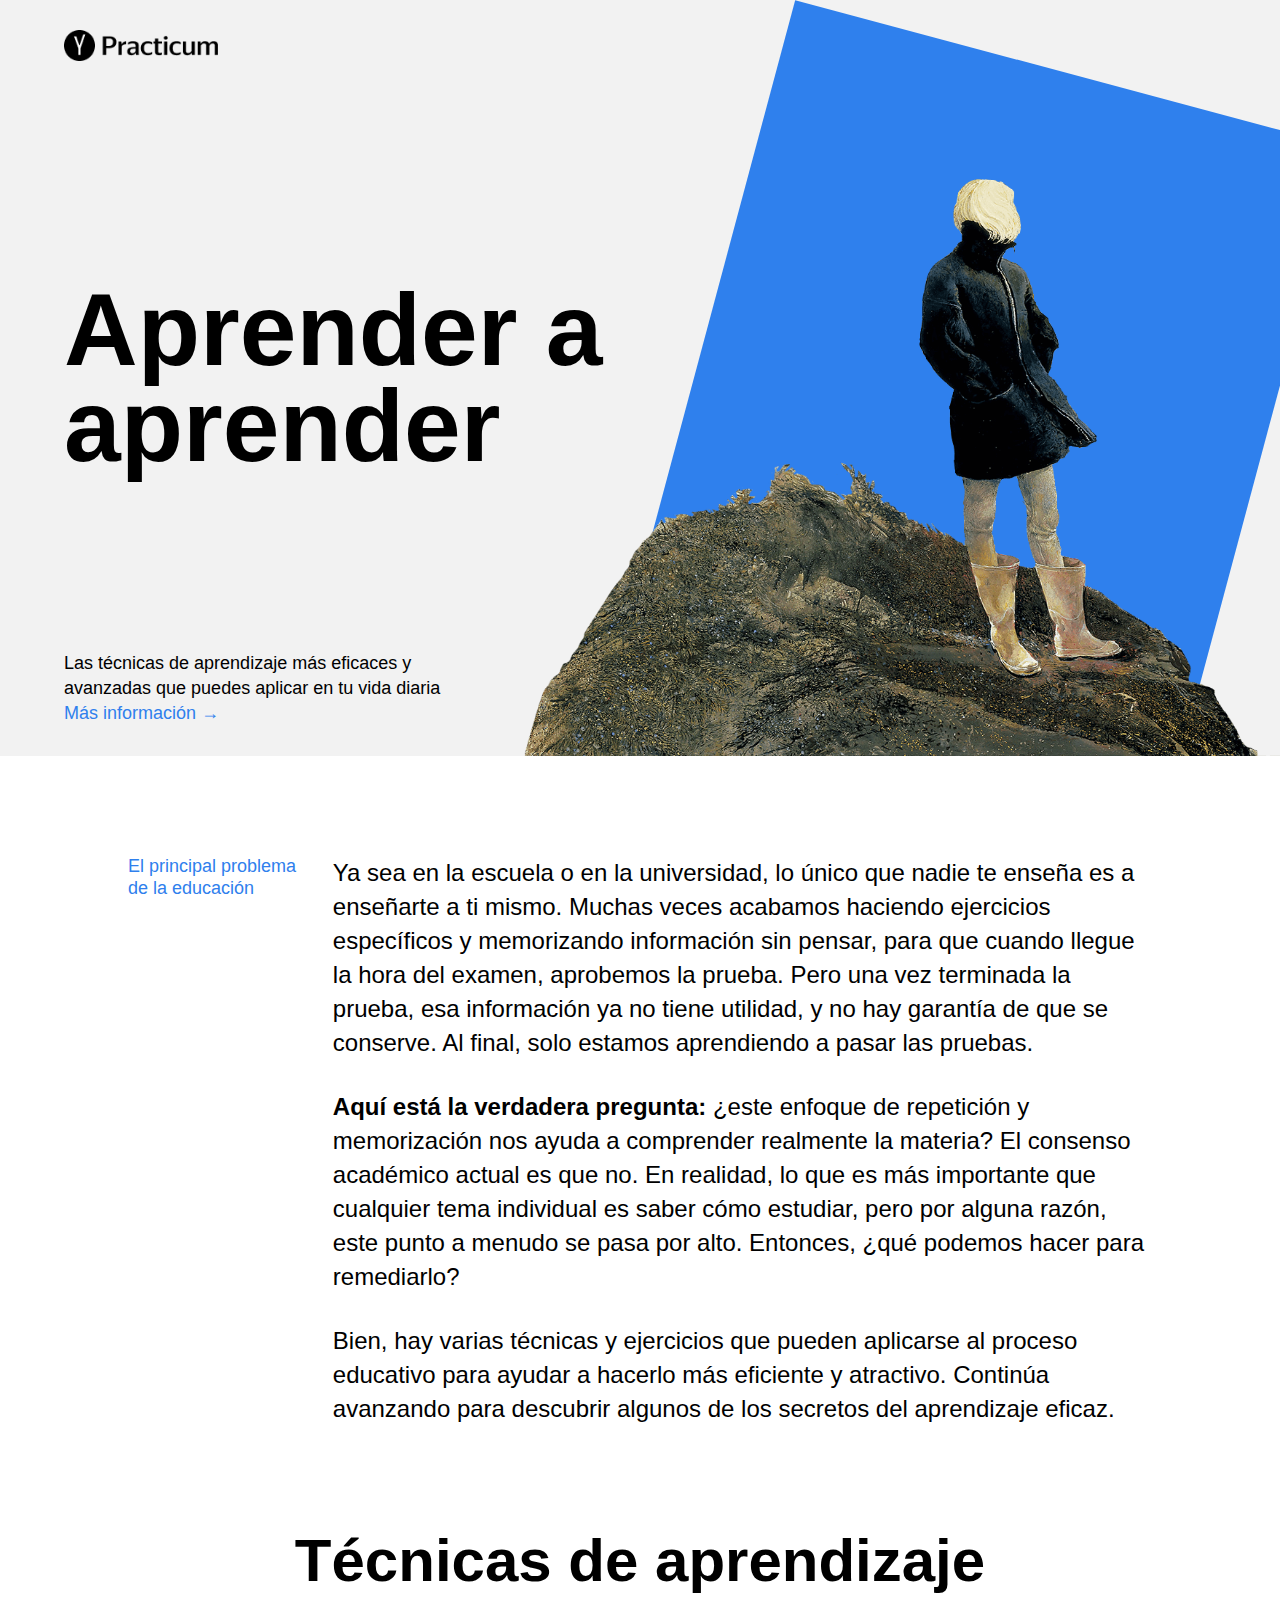
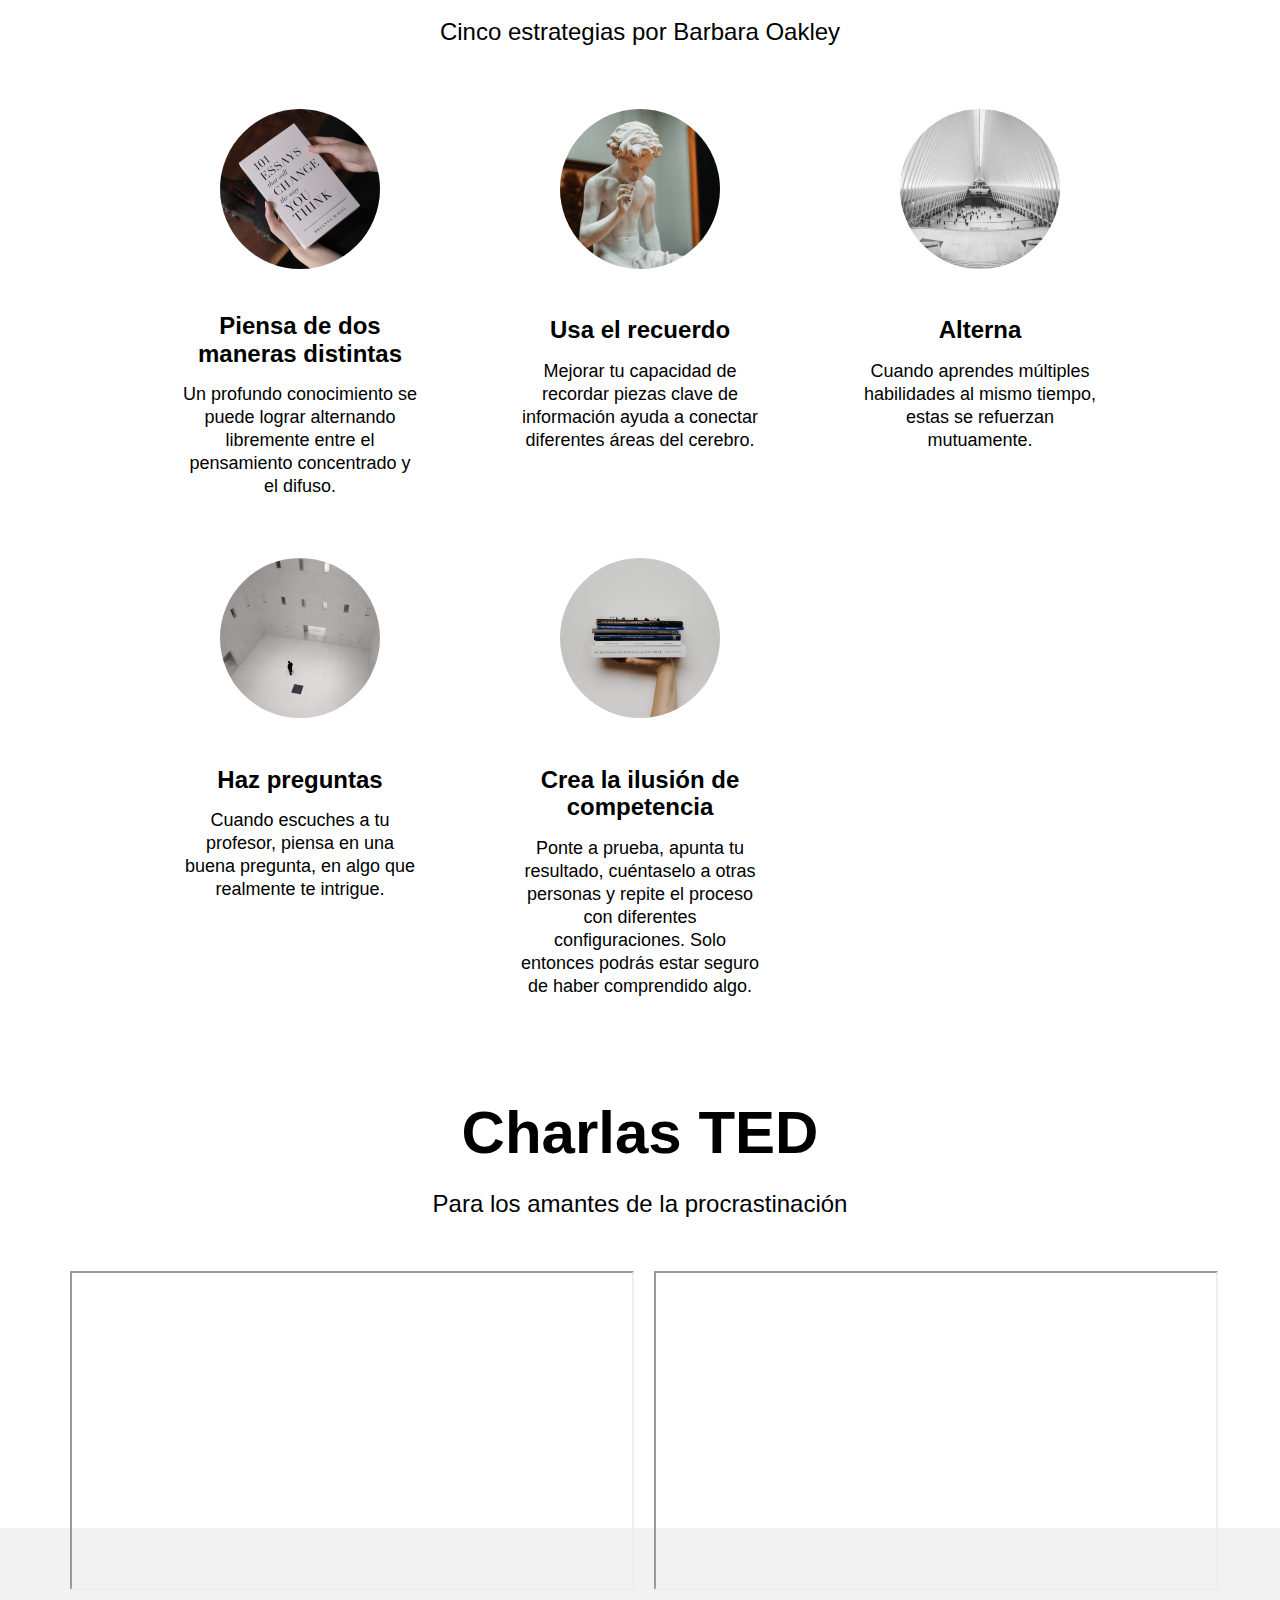
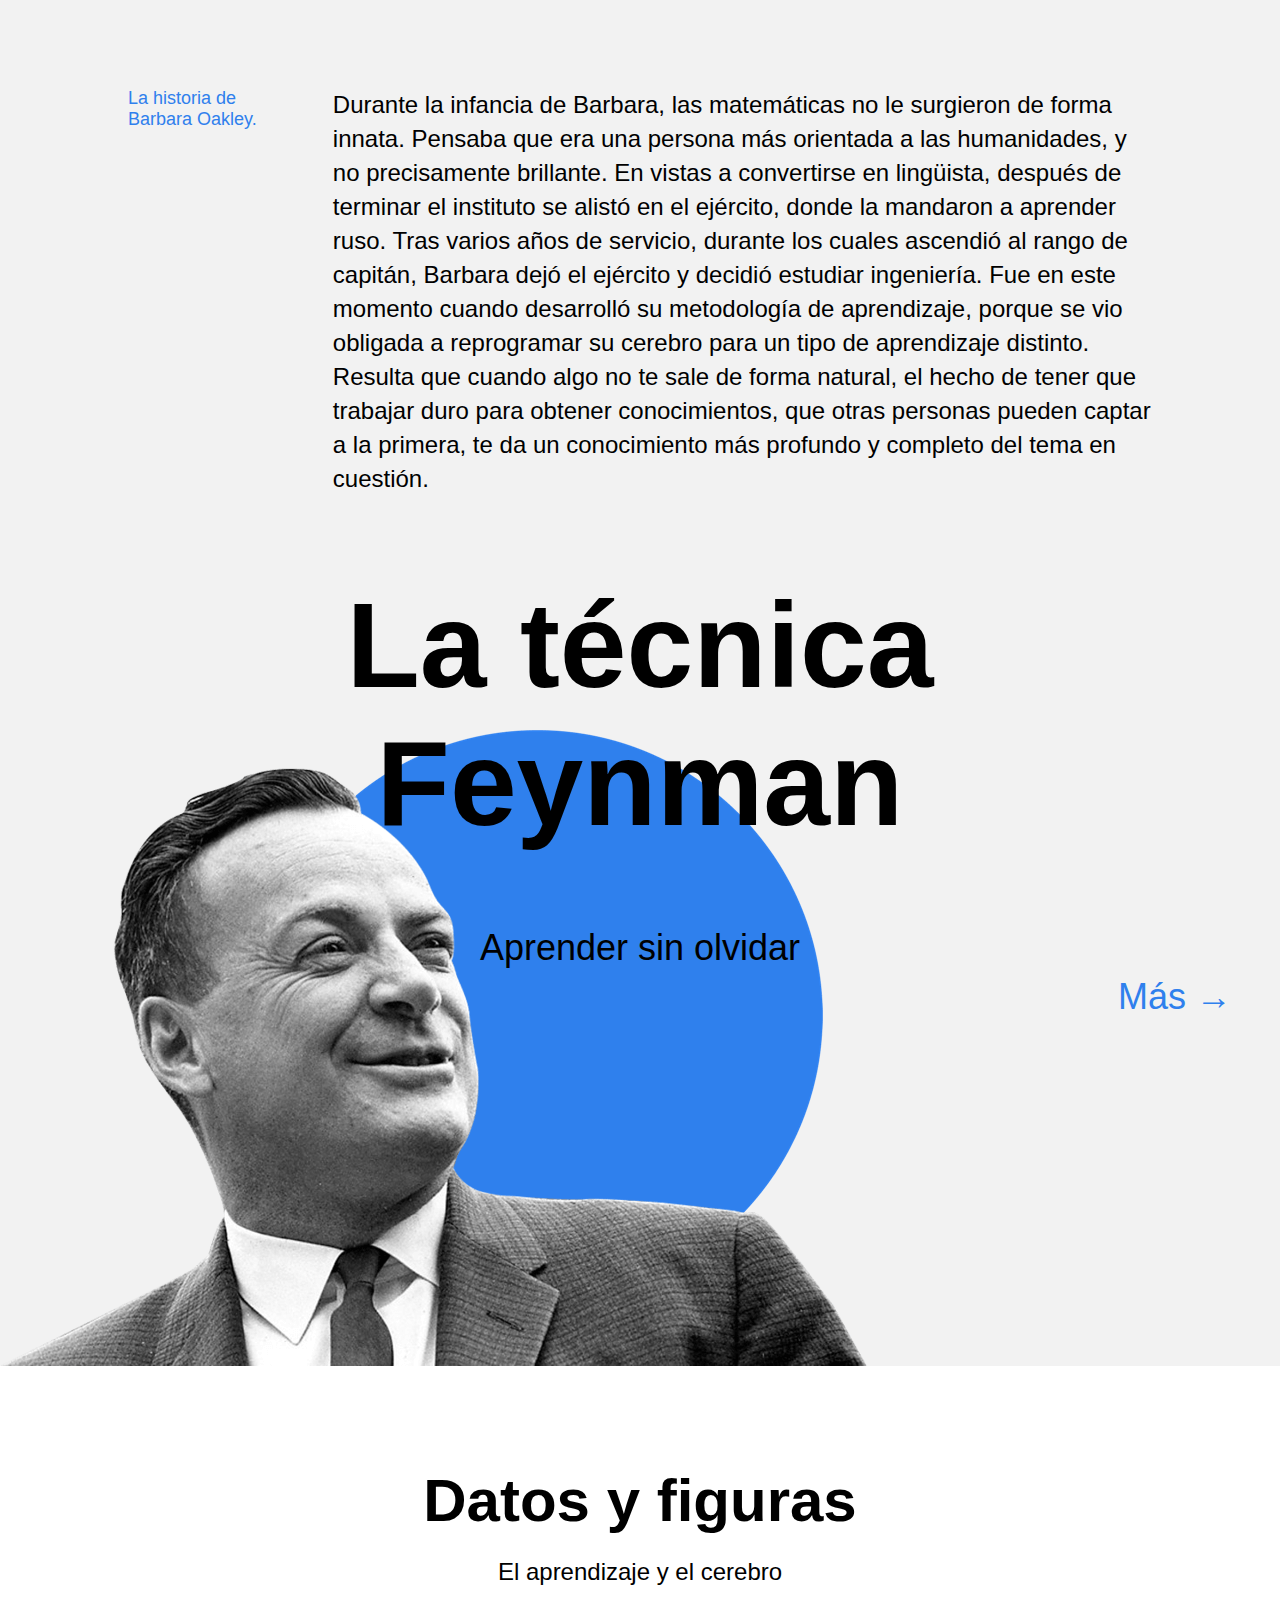
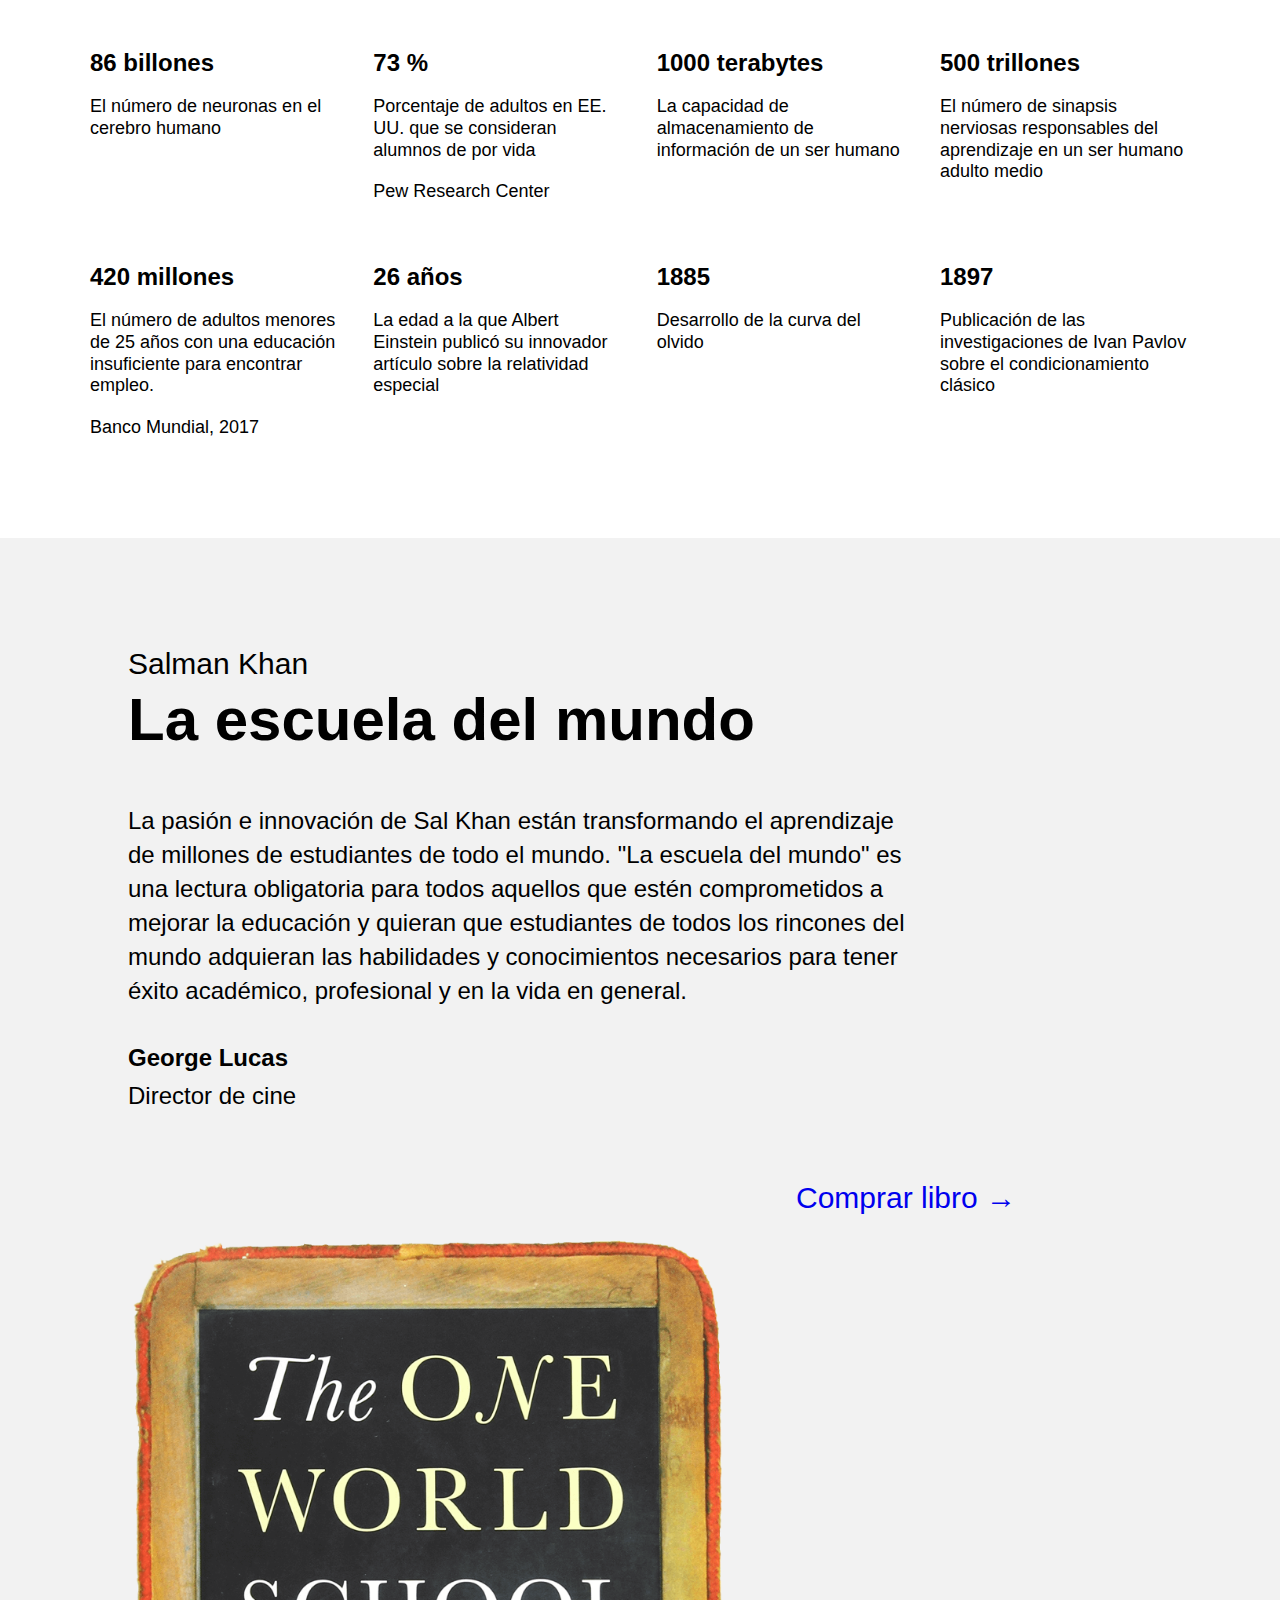
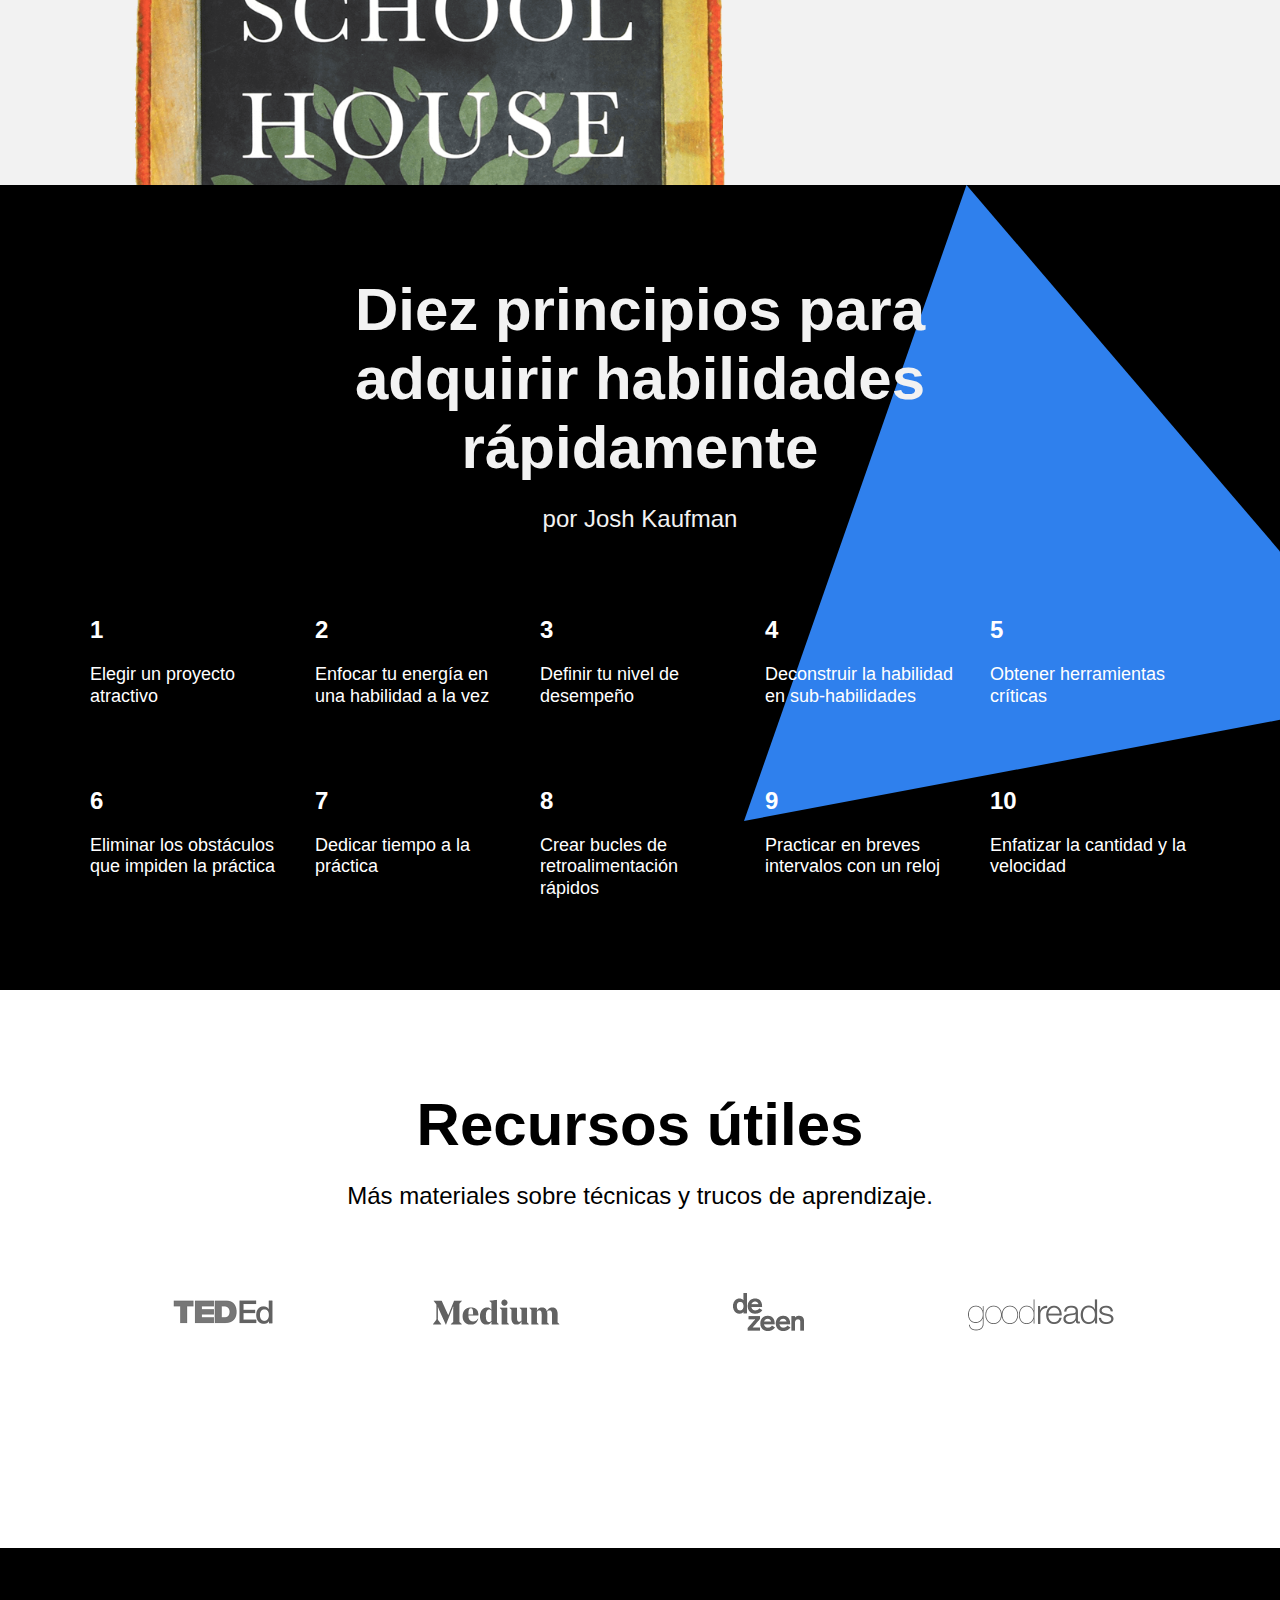
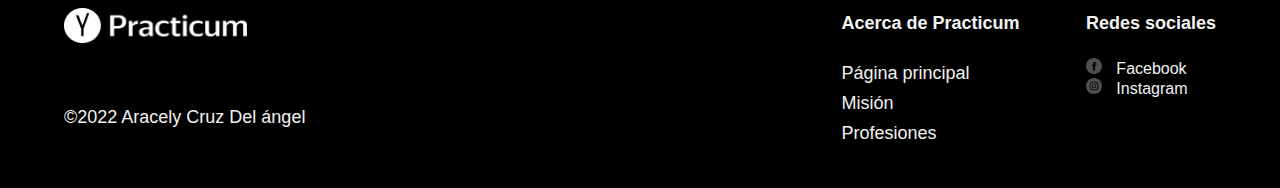
<file: index.html>
<!DOCTYPE html>
<html lang="es">
  <head>
    <meta charset="UTF-8" />
    <meta name="viewport" content="width=device-width, initial-scale=1.0" />
    <title>Aprender a aprender</title>
    <link rel="stylesheet" href="./pages/index.css" />
  </head>
  <body>
    <div class="page">
      <header class="header">
        <img
          src="./images/logo_place_header-min.png"
          alt="Logo de practicum"
          class="logo logo_place_header"
        />
        <h1 class="header__title">Aprender a aprender</h1>
        <h2 class="header__subtitle">
          Las técnicas de aprendizaje más eficaces y avanzadas que puedes
          aplicar en tu vida diaria
          <a href="#" class="links-opacity header__link"> Más información →</a>
        </h2>
        <img
          src="./images/header-image-min.png"
          alt="El ponderador épico se paró en la cima de
         una montaña a deliberar sobre los puntos más delicados del sistema educativo
          moderno, mientras también se preguntaba de dónde vino ese cuadrado azul"
          class="header__main-illustration"
        />
        <div class="header__square"></div>
      </header>

      <main class="content">
        <section class="description">
          <div class="two-columns">
            <h2 class="two-columns__brief">
              El principal problema de la educación
            </h2>

            <div class="two-columns__main-text">
              <p class="two-columns__paragraph">
                Ya sea en la escuela o en la universidad, lo único que nadie te
                enseña es a enseñarte a ti mismo. Muchas veces acabamos haciendo
                ejercicios específicos y memorizando información sin pensar,
                para que cuando llegue la hora del examen, aprobemos la prueba.
                Pero una vez terminada la prueba, esa información ya no tiene
                utilidad, y no hay garantía de que se conserve. Al final, solo
                estamos aprendiendo a pasar las pruebas.
              </p>
              <p class="two-columns__paragraph">
                <span class="two-columns__span-accent"
                  >Aquí está la verdadera pregunta:</span
                >
                ¿este enfoque de repetición y memorización nos ayuda a
                comprender realmente la materia? El consenso académico actual es
                que no. En realidad, lo que es más importante que cualquier tema
                individual es saber cómo estudiar, pero por alguna razón, este
                punto a menudo se pasa por alto. Entonces, ¿qué podemos hacer
                para remediarlo?
              </p>
              <p class="two-columns__paragraph">
                Bien, hay varias técnicas y ejercicios que pueden aplicarse al
                proceso educativo para ayudar a hacerlo más eficiente y
                atractivo. Continúa avanzando para descubrir algunos de los
                secretos del aprendizaje eficaz.
              </p>
            </div>
          </div>
        </section>
        <section class="techniques">
          <h2 class="section-title">Técnicas de aprendizaje</h2>
          <h3 class="section-subtitle">Cinco estrategias por Barbara Oakley</h3>
          <div class="cards">
            <div class="cards__item">
              <img
                src="./images/cards-attention.png"
                alt="Libro 101 ensayos para cambiar la manera en la que piensas"
                class="cards cards__image"
              />
              <h4 class="cards__title">Piensa de dos maneras distintas</h4>
              <p class="cards__description">
                Un profundo conocimiento se puede lograr alternando libremente
                entre el pensamiento concentrado y el difuso.
              </p>
            </div>
            <div class="cards__item">
              <img
                src="./images/cards-recall.png"
                alt="Estatua de marmol rememorando"
                class="cards__image"
              />
              <h4 class="cards__title">Usa el recuerdo</h4>
              <p class="cards__description">
                Mejorar tu capacidad de recordar piezas clave de información
                ayuda a conectar diferentes áreas del cerebro.
              </p>
            </div>
            <div class="cards__item">
              <img
                src="./images/cards-interleaving.png"
                alt="Vista panorámica de una terminal"
                class="cards__image"
              />
              <h4 class="cards__title">Alterna</h4>
              <p class="cards__description">
                Cuando aprendes múltiples habilidades al mismo tiempo, estas se
                refuerzan mutuamente.
              </p>
            </div>
            <div class="cards__item">
              <img
                src="./images/cards-question.png"
                alt="Hombre con cuestinamientos en habitación blanca "
                class="cards__image"
              />
              <h4 class="cards__title">Haz preguntas</h4>
              <p class="cards__description">
                Cuando escuches a tu profesor, piensa en una buena pregunta, en
                algo que realmente te intrigue.
              </p>
            </div>
            <div class="cards__item">
              <img
                src="./images/cards-competence.png"
                alt="Competencia"
                class="cards__image"
              />
              <h4 class="cards__title">Crea la ilusión de competencia</h4>
              <p class="cards__description">
                Ponte a prueba, apunta tu resultado, cuéntaselo a otras personas
                y repite el proceso con diferentes configuraciones. Solo
                entonces podrás estar seguro de haber comprendido algo.
              </p>
            </div>
          </div>
        </section>
        <section class="video">
          <h2 class="section-title">Charlas TED</h2>
          <h3 class="section-subtitle">
            Para los amantes de la procrastinación
          </h3>
          <div class="video__iframes">
            <div class="video__iframe">
              <iframe
                width="560"
                height="315"
                src="https://www.youtube.com/embed/5MgBikgcWnY"
                title="YouTube video player"
                allow="accelerometer; autoplay; clipboard-write; encrypted-media; gyroscope; picture-in-picture"
                allowfullscreen
              ></iframe>
            </div>
            <div class="video__iframe">
              <iframe
                width="560"
                height="315"
                src="https://www.youtube.com/embed/arj7oStGLkU?start=5"
                title="YouTube video player"
                allow="accelerometer; autoplay; clipboard-write; encrypted-media; gyroscope; picture-in-picture"
                allowfullscreen
              ></iframe>
            </div>
          </div>
        </section>

        <section class="oakley">
          <div class="two-columns">
            <h2 class="two-columns__brief">La historia de Barbara Oakley.</h2>
            <div class="two-columns__main-text">
              <p class="two-columns__paragraph">
                Durante la infancia de Barbara, las matemáticas no le surgieron
                de forma innata. Pensaba que era una persona más orientada a las
                humanidades, y no precisamente brillante. En vistas a
                convertirse en lingüista, después de terminar el instituto se
                alistó en el ejército, donde la mandaron a aprender ruso. Tras
                varios años de servicio, durante los cuales ascendió al rango de
                capitán, Barbara dejó el ejército y decidió estudiar ingeniería.
                Fue en este momento cuando desarrolló su metodología de
                aprendizaje, porque se vio obligada a reprogramar su cerebro
                para un tipo de aprendizaje distinto. Resulta que cuando algo no
                te sale de forma natural, el hecho de tener que trabajar duro
                para obtener conocimientos, que otras personas pueden captar a
                la primera, te da un conocimiento más profundo y completo del
                tema en cuestión.
              </p>
            </div>
          </div>
        </section>

        <section class="feynman">
          <h2 class="feynman__title">La técnica Feynman</h2>
          <h3 class="feynman__subtitle">Aprender sin olvidar</h3>
          <a href="#" class="links-opacity feynman__link"> Más → </a>
          <img
            src="./images/feynman-min.png"
            alt="Una imagen de Richard Feynman,físico cuántico de fama mundial.La Técnica Feynman se deriva de sus métodos de estudio cuando era un estudiante en Princenton"
            class="feynman__image"
          />
        </section>

        <section class="digits">
          <h2 class="section-title">Datos y figuras</h2>
          <h3 class="section-subtitle">El aprendizaje y el cerebro</h3>
          <ul class="table">
            <li class="table__cell">
              <h4 class="table__heading">86 billones</h4>
              <p class="table__text">
                El número de neuronas en el cerebro humano
              </p>
            </li>
            <li class="table__cell">
              <h4 class="table__heading">73 %</h4>
              <p class="table__text">
                Porcentaje de adultos en EE. UU. que se consideran alumnos de
                por vida
              </p>
              <p class="table__text">Pew Research Center</p>
            </li>
            <li class="table__cell">
              <h4 class="table__heading">1000 terabytes</h4>
              <p class="table__text">
                La capacidad de almacenamiento de información de un ser humano
              </p>
            </li>
            <li class="table__cell">
              <h4 class="table__heading">500 trillones</h4>
              <p class="table__text">
                El número de sinapsis nerviosas responsables del aprendizaje en
                un ser humano adulto medio
              </p>
            </li>
            <li class="table__cell">
              <h4 class="table__heading">420 millones</h4>
              <p class="table__text">
                El número de adultos menores de 25 años con una educación
                insuficiente para encontrar empleo.
              </p>
              <p class="table__text">Banco Mundial, 2017</p>
            </li>
            <li class="table__cell">
              <h4 class="table__heading">26 años</h4>
              <p class="table__text">
                La edad a la que Albert Einstein publicó su innovador artículo
                sobre la relatividad especial
              </p>
            </li>
            <li class="table__cell">
              <h4 class="table__heading">1885</h4>
              <p class="table__text">Desarrollo de la curva del olvido</p>
            </li>
            <li class="table__cell">
              <h4 class="table__heading">1897</h4>
              <p class="table__text">
                Publicación de las investigaciones de Ivan Pavlov sobre el
                condicionamiento clásico
              </p>
            </li>
          </ul>
        </section>

        <section class="khan">
          <div class="khan__container">
            <p class="khan__author">Salman Khan</p>
            <h2 class="khan__title">La escuela del mundo</h2>
            <blockquote class="khan__quote">
              La pasión e innovación de Sal Khan están transformando el
              aprendizaje de millones de estudiantes de todo el mundo. "La
              escuela del mundo" es una lectura obligatoria para todos aquellos
              que estén comprometidos a mejorar la educación y quieran que
              estudiantes de todos los rincones del mundo adquieran las
              habilidades y conocimientos necesarios para tener éxito académico,
              profesional y en la vida en general.
            </blockquote>
            <blockquote class="khan__quote-author">George Lucas</blockquote>
            <blockquote class="khan__quote-author-subline">
              Director de cine
            </blockquote>
            <div class="khan__book-container">
              <img
                src="./images/khan-book-2.png"
                alt="Portada del libro The ONe World School House"
                class="khan__book-pic"
              />
              <a href="#" class="links-opacity khan__buy-link"
                >Comprar libro →</a
              >
            </div>
          </div>
        </section>

        <section class="kaufman">
          <h2 class="section-title section-title_theme_dark">
            Diez principios para adquirir habilidades rápidamente
          </h2>
          <h3 class="section-subtitle section-subtitle_theme_dark">
            por Josh Kaufman
          </h3>
          <img
            src="./images/kaufman-triangle.svg"
            alt="Un gran triángulo azul,sobre el que Josh Kaufman reclama la propiedad"
            class="kaufman__triangle"
          />
          <ul class="table table_theme_dark">
            <li class="table__cell table__cell_theme_dark">
              <h4 class="table__heading table__heading_theme_dark">1</h4>
              <p class="table__text table__text_theme_dark">
                Elegir un proyecto atractivo
              </p>
            </li>
            <li class="table__cell table__cell_theme_dark">
              <h4 class="table__heading table__heading_theme_dark">2</h4>
              <p class="table__text table__text_theme_dark">
                Enfocar tu energía en una habilidad a la vez
              </p>
            </li>
            <li class="table__cell table__cell_theme_dark">
              <h4 class="table__heading table__heading_theme_dark">3</h4>
              <p class="table__text table__text_theme_dark">
                Definir tu nivel de desempeño
              </p>
            </li>
            <li class="table__cell table__cell_theme_dark">
              <h4 class="table__heading table__heading_theme_dark">4</h4>
              <p class="table__text table__text_theme_dark">
                Deconstruir la habilidad en sub-habilidades
              </p>
            </li>
            <li class="table__cell table__cell_theme_dark">
              <h4 class="table__heading table__heading_theme_dark">5</h4>
              <p class="table__text table__text_theme_dark">
                Obtener herramientas críticas
              </p>
            </li>
            <li class="table__cell table__cell_theme_dark">
              <h4 class="table__heading table__heading_theme_dark">6</h4>
              <p class="table__text table__text_theme_dark">
                Eliminar los obstáculos que impiden la práctica
              </p>
            </li>
            <li class="table__cell table__cell_theme_dark">
              <h4 class="table__heading table__heading_theme_dark">7</h4>
              <p class="table__text table__text_theme_dark">
                Dedicar tiempo a la práctica
              </p>
            </li>
            <li class="table__cell table__cell_theme_dark">
              <h4 class="table__heading table__heading_theme_dark">8</h4>
              <p class="table__text table__text_theme_dark">
                Crear bucles de retroalimentación rápidos
              </p>
            </li>
            <li class="table__cell table__cell_theme_dark">
              <h4 class="table__heading table__heading_theme_dark">9</h4>
              <p class="table__text table__text_theme_dark">
                Practicar en breves intervalos con un reloj
              </p>
            </li>
            <li class="table__cell table__cell_theme_dark">
              <h4 class="table__heading table__heading_theme_dark">10</h4>
              <p class="table__text table__text_theme_dark">
                Enfatizar la cantidad y la velocidad
              </p>
            </li>
          </ul>
        </section>

        <section class="resources">
          <h2 class="section-title">Recursos útiles</h2>
          <h3 class="section-subtitle">
            Más materiales sobre técnicas y trucos de aprendizaje.
          </h3>
          <div class="resources__logo-zone">
            <a
              href="https://www.ted.com/talks?language=es"
              class="links-opacity resources__logo"
            >
              <img
                class="resources__logo"
                src="./images/logo/resources-tedED.png"
                alt="Logo de charlas TED"
              />
            </a>
            <a href="https://medium.com/" class="links-opacity resources__logo">
              <img
                class="resources__logo"
                src="./images/logo/resources-Medium.png"
                alt="Logo de Medium"
              />
            </a>
            <a
              href="https://www.dezeen.com/"
              class="links-opacity resources__logo"
            >
              <img
                class="resources__logo"
                src="./images/logo/resources-dezeen.png"
                alt="Logo de deZeen"
              />
            </a>
            <a
              href="https://www.goodreads.com/"
              class="links-opacity resources__logo"
            >
              <img
                class="resources__logo"
                src="./images/logo/resources-goodreads.png"
                alt="Logode Goodreads"
              />
            </a>
          </div>
        </section>
      </main>

      <footer class="footer">
        <div class="footer__columns">
          <div class="footer__column footer__column_content_copyright">
            <img
              src="./images/logo_place_footer-min.png"
              alt="Logo de practicum"
              class="logo logo_place_footer"
            />
            <p class="footer__author">©2022 Aracely Cruz Del ángel</p>
          </div>

          <div class="footer__column footer__column_content_about">
            <h1 class="footer__column-heading">Acerca de Practicum</h1>
            <ul class="footer__list">
              <li class="footer__column-link">Página principal</li>
              <li class="footer__column-link">Misión</li>
              <li class="footer__column-link">Profesiones</li>
            </ul>
          </div>

          <div class="footer__column footer__column_content_social">
            <h1 class="footer__column-heading">Redes sociales</h1>
            <a class="links-opacity footer__column-link">
              <img
                src="./images/facebook_white.svg"
                alt="Logo de Facebook"
                class="footer__social-icon"
              />
              Facebook
            </a>
            <a class="footer__column-link links-opacity">
              <img
                src="./images/instagram_white.svg"
                alt="Logo de Instagram"
                class="footer__social-icon"
              />
              Instagram
            </a>
          </div>
        </div>
      </footer>
    </div>
  </body>
</html>
</file>
<file: pages/index.css>
@import url(../vendor/normalize.css);
@import url(../blocks/page/page.css);
@import url(../blocks/links-opacity/links-opacity.css);

@import url(../blocks/header/header.css);
@import url(../blocks/header/__title/header__title.css);
@import url(../blocks/header/__subtitle/header__subtitle.css);
@import url(../blocks/header/__link/header__link.css);
@import url(../blocks/header/__main-illustration/header__main-illustration.css);
@import url(../blocks/header/__square/header__square.css);

@import url(../blocks/rotation/rotation.css);

@import url(../blocks/logo/logo.css);
@import url(../blocks/logo/_place/logo_place_header.css);
@import url(../blocks/logo/_place/logo_place_footer.css);

@import url(../blocks/section-title/section-title.css);
@import url(../blocks/section-title/_theme/section-title_theme_dark.css);

@import url(../blocks/section-subtitle/section-subtitle.css);
@import url(../blocks/section-subtitle/_theme/section-subtitle_theme_dark.css);

@import url(../blocks/description/description.css);

@import url(../blocks/techniques/techniques.css);

@import url(../blocks/cards/cards.css);
@import url(../blocks/cards/__item/cards__item.css);
@import url(../blocks/cards/__image/cards__image.css);
@import url(../blocks/cards/__title/cards__title.css);
@import url(../blocks/cards/__description/cards_decription.css);

@import url(../blocks/video/video.css);
@import url(../blocks/video/__iframes/video__iframes.css);
@import url(../blocks/video/__iframe/video__iframe.css);
@import url(../blocks/oakley/oakley.css);

@import url(../blocks/two-columns/two-columns.css);
@import url(../blocks/two-columns/__span-accent/two-columns__span-accent.css);
@import url(../blocks/two-columns/__brief/two-columns__brief.css);
@import url(../blocks/two-columns/__main-text/main-text.css);
@import url(../blocks/two-columns/__paragraph/two-columns__paragraph.css);

@import url(../blocks/digits/digits.css);

@import url(../blocks/table/table.css);
@import url(../blocks/table/_theme/table_theme_dark.css);
@import url(../blocks/table/__cell/table__cell.css);
@import url(../blocks/table/__cell/_theme/table__cell_theme_dark.css);
@import url(../blocks/table/__heading/table__heading.css);
@import url(../blocks/table/__heading/_theme/table__heading_theme_dark.css);
@import url(../blocks/table/__text/table__text.css);
@import url(../blocks/table/__text/_theme/table__text_theme_dark.css);

@import url(../blocks/feynman/feynman.css);
@import url(../blocks/feynman/__title/feynman__title.css);
@import url(../blocks/feynman/__subtitle/feynman__subtitle.css);
@import url(../blocks/feynman/__link/feynman__link.css);
@import url(../blocks/feynman/__image/feynman__image.css);

@import url(../blocks/khan/khan.css);
@import url(../blocks/khan/__container/khan__container.css);
@import url(../blocks/khan/__author/khan__author.css);
@import url(../blocks/khan/__title/khan__title.css);
@import url(../blocks/khan/__quote/khan__quote.css);
@import url(../blocks/khan/__quote-author/khan__quote-author.css);
@import url(../blocks/khan/__quote-author-subline.css/khan__quote-author-subline.css);
@import url(../blocks/khan/__book-container/khan__book-container.css);
@import url(../blocks/khan/__book-pic/khan__book-pic.css);
@import url(../blocks/khan/__buy-link/khan__buy-link.css);

@import url(../blocks/kaufman/kaufman.css);
@import url(../blocks/kaufman/__triangle/kaufman__triangle.css);

@import url(../blocks/resources/resources.css);
@import url(../blocks/resources/__logo-zone/resources__logo-zone.css);
@import url(../blocks/resources/__logo/resources__logo.css);

@import url(../blocks/footer/footer.css);
@import url(../blocks/footer/__author/footer__author.css);
@import url(../blocks/footer/__column-heading/footer__column-heading.css);
@import url(../blocks/footer/__column-link/footer__column-link.css);
@import url(../blocks/footer/__columns/footer__columns.css);
@import url(../blocks/footer/__column/footer__column.css);
@import url(../blocks/footer/__column/_content/footer__column_content_about.css);
@import url(../blocks/footer/__column/_content/footer__column_content_copyright.css);
@import url(../blocks/footer/__column/_content/footer__column_content_social.css);
@import url(../blocks/footer/__list/footer__list.css);
@import url(../blocks/footer/__social-icon/footer__social-icon.css);
</file>
